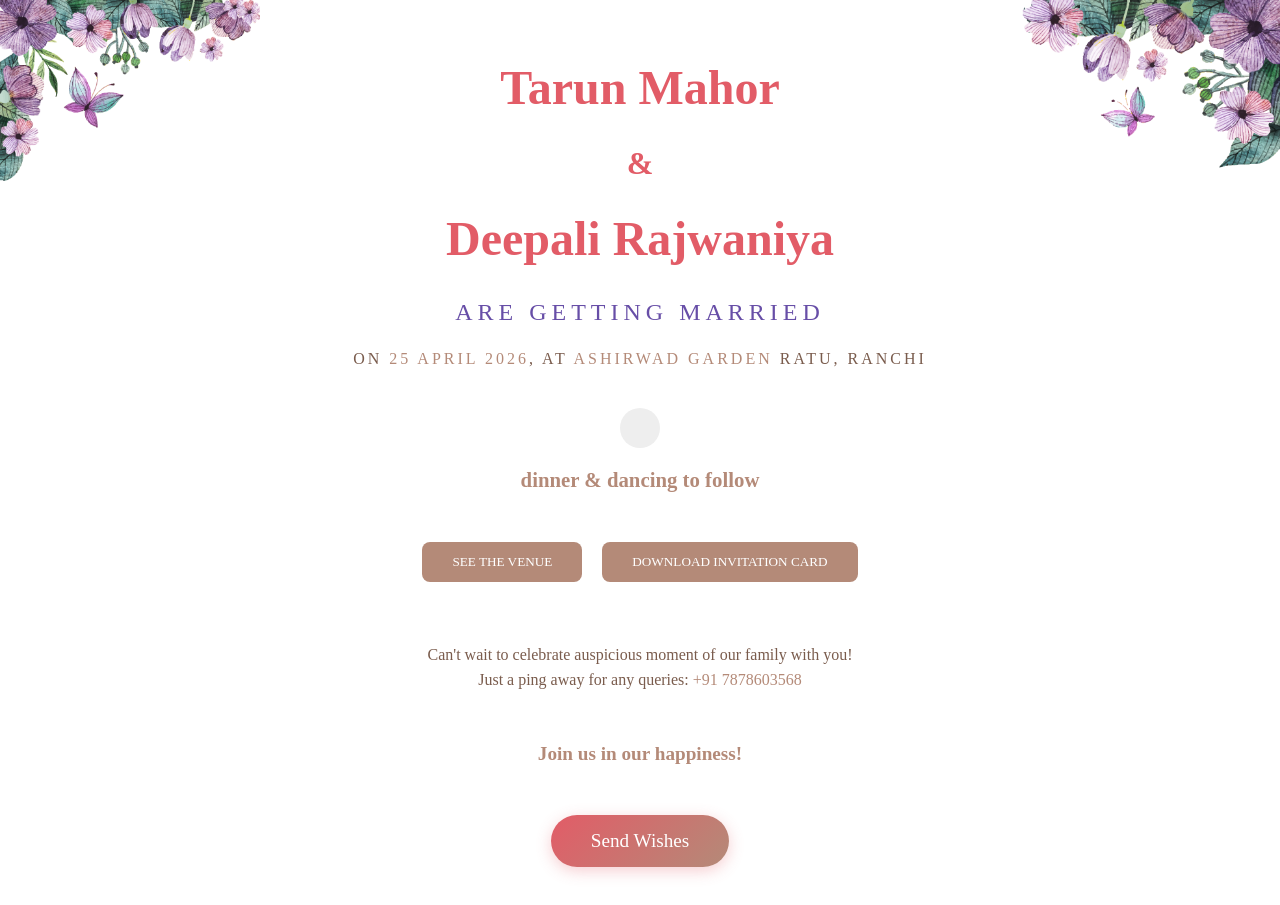
<file: invitation/main.html>
<!DOCTYPE html>
<html lang="en">
<head>
    <meta charset="UTF-8">
    <meta name="viewport" content="width=device-width, initial-scale=1.0">
    <title>Invitation | Tarun & Deepali's Wedding</title>
    <link rel="stylesheet" href="../css/style.css">
</head>
<body>
    <img src="../assets/img/left.png" alt="flowers left" class="top-left-decoration">
    <img src="../assets/img/right.png" alt="flowers right" class="top-right-decoration">
    <div class="wrap">
        <div class="title" style="text-align: center; margin: 20px auto;">
            <h1 class="heading-dancing" style="font-size: 3em;">Tarun Mahor</h1>
            <h2 class="text-accent" style="font-size: 2em; margin: 10px 0;">&</h2>
            <h1 class="heading-dancing" style="font-size: 3em;">Deepali Rajwaniya</h1>
            <h3 class="heading-pink" style="font-size: 1.5em; margin-top: 15px;">Are getting married</h3>
            <p style="font-family: 'Arvo', serif; color: #7a5c4d; margin-top: 10px;">on <span class="text-accent">25 April 2026</span>, At <span class="text-accent">Ashirwad Garden</span> Ratu, Ranchi</p>
        </div>
    </div>
    <div id="time"></div>
    <p class="dance-med text-dancing text-accent" style="text-align: center; font-size: 1.3em; margin: 20px 0;">dinner & dancing to follow</p>
    <div class="actions" style="display: flex; justify-content: center; gap: 20px; flex-wrap: wrap; margin: 30px 0;">
        <a href="https://maps.app.goo.gl/eRWMZJ7a1WN7ozKg6" target="_blank" class="btn-primary">SEE THE VENUE</a>
        <a href="https://github.com/vinitshahdeo/vinitshahdeo/raw/master/docs/Tarun%20%26%20Deepali.pdf" download="Invitation | 25 April 2026 | Hope to see you there!" class="btn-primary">DOWNLOAD INVITATION CARD</a>
    </div>
    <p class="footer" style="font-family: 'Arvo', serif; color: #7a5c4d; text-align: center; margin: 30px 0; line-height: 1.6;">
        Can't wait to celebrate auspicious moment of our family with you! <br>
        Just a ping away for any queries: <span class="text-accent">+91 7878603568</span>
    </p>
  <div class="music">
        <audio src="../assets/mp3/song.mp3" id="my_audio" loop="loop"></audio>
      </div>
      <p class="happiness text-dancing text-accent" style="text-align: center; font-size: 1.2em; margin: 20px 0;">Join us in our happiness!<br><a href="https://twitter.com/Vinit_Shahdeo" target="_blank" class="twitter"><i class="fa fa-twitter"></i></a></p>
      
      <div style="text-align: center; margin: 30px 0;">
          <a href="review.html" class="btn-gradient">Send Wishes</a>
      </div>
      
      <!-- partial -->
    <script src="../js/script.js"></script>
    <script src="../js/continuous-audio.js"></script>
</body>
</html>
</file>
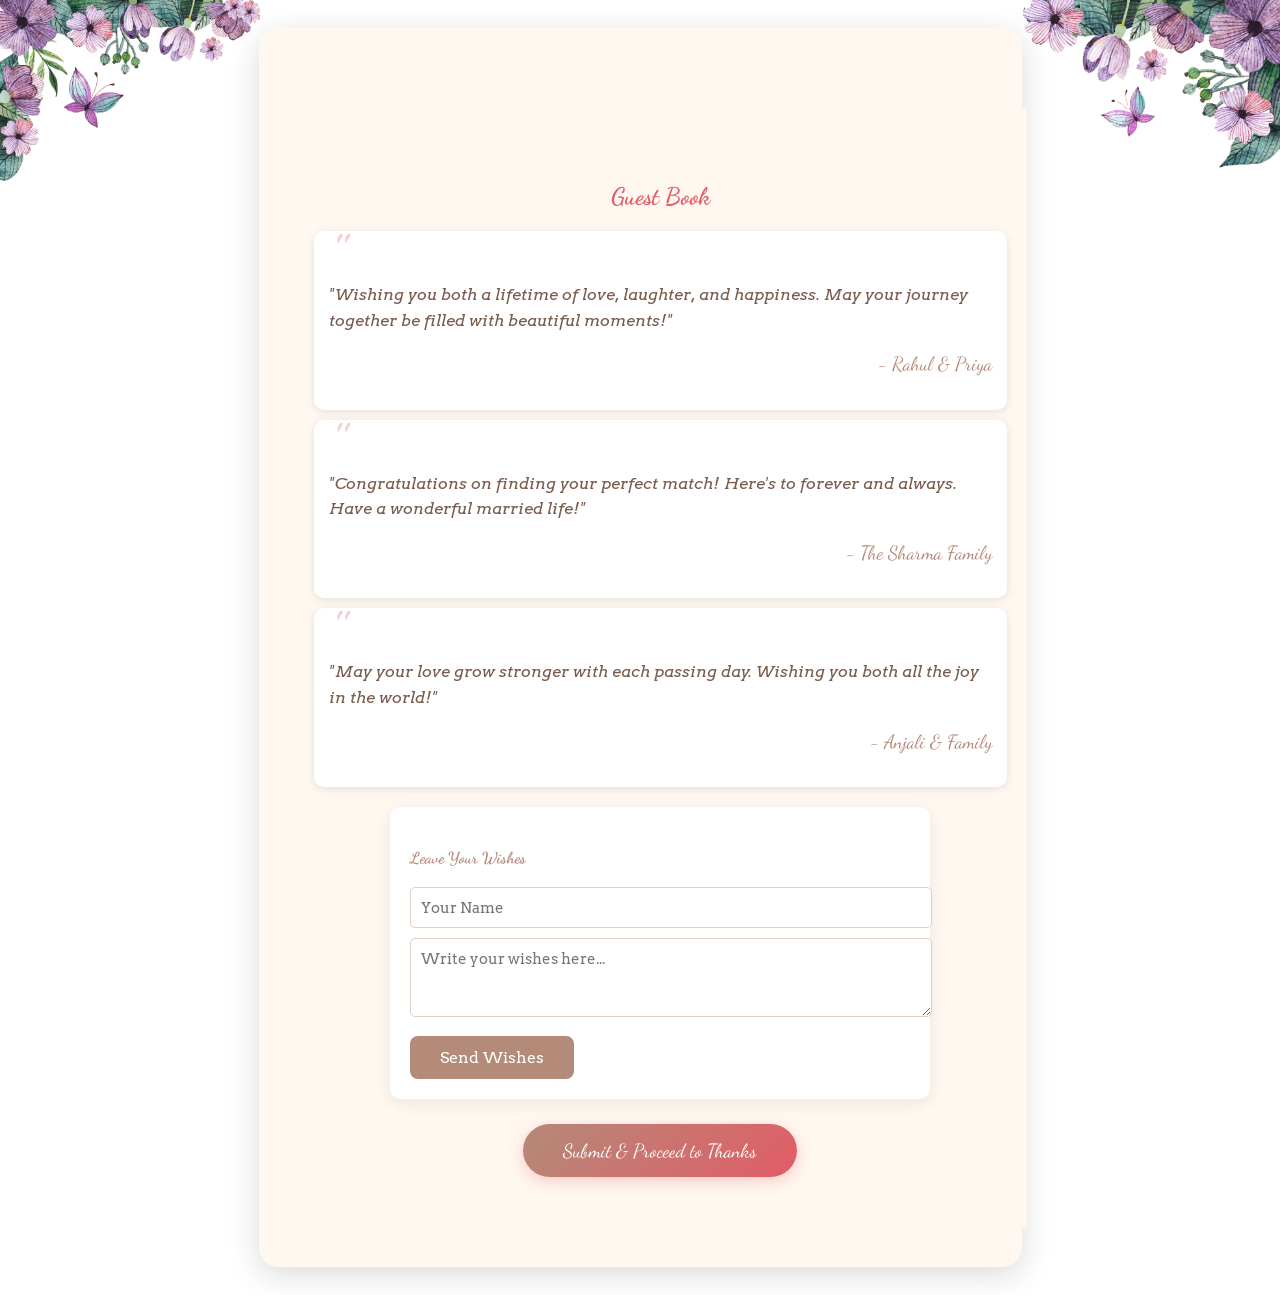
<file: invitation/review.html>
<!DOCTYPE html>
<html lang="en">
<head>
    <meta charset="UTF-8">
    <meta name="viewport" content="width=device-width, initial-scale=1.0">
    <title>Review | Tarun & Deepali's Wedding</title>
    <link rel="stylesheet" href="../css/style.css">
    <link href="https://fonts.googleapis.com/css?family=Arvo" rel="stylesheet">
    <link rel='stylesheet' href='https://fonts.googleapis.com/css?family=Dancing+Script&amp;display=swap'>
    <link rel="stylesheet" href="https://cdnjs.cloudflare.com/ajax/libs/font-awesome/4.7.0/css/font-awesome.min.css">
</head>
<body>
    <img src="../assets/img/left.png" alt="flowers left" class="top-left-decoration">
    <img src="../assets/img/right.png" alt="flowers right" class="top-right-decoration">
     
    <div class="review-container" style="display: flex; flex-direction: column; align-items: center; justify-content: center; min-height: 100vh; text-align: center; padding: 20px;">
        <div class="card-box">
            <!--
            <h1 class="section-title" style="margin-bottom: 20px;">Wedding Review</h1>
            
            <div class="review-section" style="text-align: left; margin: 30px 0;">
                <h3 class="subsection-title">Couple</h3>
                <p style="font-family: 'Arvo', serif; color: #7a5c4d; line-height: 1.6;">
                    <strong>Groom:</strong> Tarun Mahor<br>
                    <strong>Bride:</strong> Deepali Rajwaniya
                </p>
            </div>
            
            <div class="review-section" style="text-align: left; margin: 30px 0;">
                <h3 class="subsection-title">Wedding Details</h3>
                <p style="font-family: 'Arvo', serif; color: #7a5c4d; line-height: 1.6;">
                    <strong>Date:</strong> 25 April 2026<br>
                    <strong>Venue:</strong> Ashirwad Garden, Ratu, Ranchi<br>
                    <strong>Time:</strong> 7:00 PM onwards
                </p>
            </div>
            
            <div class="review-section" style="text-align: left; margin: 30px 0;">
                <h3 class="subsection-title">Programs Schedule</h3>
                <ul style="font-family: 'Arvo', serif; color: #7a5c4d; line-height: 1.8; list-style: none; padding: 0;">
                    <li>&#127881; <strong>Lagan</strong> - 22 April 2026</li>
                    <li>&#127882; <strong>Tika</strong> - 22 April 2026</li>
                    <li>&#128131; <strong>Mehndi</strong> - 24 April 2026</li>
                    <li>&#128141; <strong>Wedding</strong> - 25 April 2026</li>
                </ul>
            </div>
            
            <div class="review-section" style="text-align: left; margin: 30px 0;">
                <h3 class="subsection-title">Contact</h3>
                <p style="font-family: 'Arvo', serif; color: #7a5c4d; line-height: 1.6;">
                    For any queries: <strong>+91 7878603568</strong><br>
                    Venue Location: <a href="https://maps.app.goo.gl/eRWMZJ7a1WN7ozKg6" target="_blank" class="text-accent">See on Map</a>
                </p>
            </div>
            
            <div style="margin-top: 30px; padding-top: 20px; border-top: 2px dashed #e6c97a;">
                <p class="text-dancing text-accent" style="font-size: 1.3em;">
                    We look forward to celebrating with you!
                </p>
            </div>
            
            <!-- Guest Book Section -->
            <div class="guestbook-section" style="margin-top: 40px; text-align: left;">
                <h3 class="subsection-title" style="text-align: center;">Guest Book</h3>
                
                <!-- Display All Wishes -->
                <div id="wishes-display" style="margin: 20px 0;">
                    <div class="wish-card" style="background: #fff; padding: 15px; border-radius: 10px; margin: 10px 0; box-shadow: 0 2px 8px rgba(0,0,0,0.1);">
                        <p class="wish-text" style="font-family: 'Arvo', serif; color: #7a5c4d; font-style: italic;">"Wishing you both a lifetime of love, laughter, and happiness. May your journey together be filled with beautiful moments!"</p>
                        <p class="wish-author" style="text-align: right; color: #b48a78; font-family: 'Dancing Script', cursive;">- Rahul & Priya</p>
                    </div>
                    <div class="wish-card" style="background: #fff; padding: 15px; border-radius: 10px; margin: 10px 0; box-shadow: 0 2px 8px rgba(0,0,0,0.1);">
                        <p class="wish-text" style="font-family: 'Arvo', serif; color: #7a5c4d; font-style: italic;">"Congratulations on finding your perfect match! Here's to forever and always. Have a wonderful married life!"</p>
                        <p class="wish-author" style="text-align: right; color: #b48a78; font-family: 'Dancing Script', cursive;">- The Sharma Family</p>
                    </div>
                    <div class="wish-card" style="background: #fff; padding: 15px; border-radius: 10px; margin: 10px 0; box-shadow: 0 2px 8px rgba(0,0,0,0.1);">
                        <p class="wish-text" style="font-family: 'Arvo', serif; color: #7a5c4d; font-style: italic;">"May your love grow stronger with each passing day. Wishing you both all the joy in the world!"</p>
                        <p class="wish-author" style="text-align: right; color: #b48a78; font-family: 'Dancing Script', cursive;">- Anjali & Family</p>
                    </div>
                </div>
                
                <!-- Wish Form -->
                <div class="wish-form" style="background: #fff; padding: 20px; border-radius: 10px; margin-top: 20px;">
                    <h4 class="text-dancing text-accent" style="margin-bottom: 15px;">Leave Your Wishes</h4>
                    <input type="text" id="wishName" placeholder="Your Name" style="width: 100%; padding: 10px; margin: 5px 0; border: 1px solid #e0cfc2; border-radius: 5px; font-family: 'Arvo', serif;">
                    <textarea id="wishMessage" rows="3" placeholder="Write your wishes here... " style="width: 100%; padding: 10px; margin: 5px 0; border: 1px solid #e0cfc2; border-radius: 5px; font-family: 'Arvo', serif; resize: vertical;"></textarea>
                    <button onclick="addWish()" class="btn-primary" style="margin-top: 10px;">Send Wishes</button>
                    
                    <!-- Admin Panel (Hidden by default) -->
                    <div id="adminPanel" style="display: none; margin-top: 20px; padding: 15px; background: #f8f9fa; border-radius: 8px; border: 1px solid #e25c67;">
                        <p style="color: #b48a78; font-family: 'Arvo', serif; margin-bottom: 15px;">🔐 Admin Access Detected!</p>
                        <input type="password" id="adminPassword" placeholder="Enter Admin Password" style="width: 100%; padding: 8px; margin: 5px 0; border: 1px solid #e0cfc2; border-radius: 5px; font-family: 'Arvo', serif;">
                        <button onclick="adminLogin()" class="btn-primary" style="margin-top: 5px;">Login</button>
                        <button onclick="downloadExcel()" class="btn-gradient" style="background: linear-gradient(135deg, #667eea 0%, #764ba2 100%); margin-top: 10px; width: 100%;">
                            📥 Download All Wishes (Excel)
                        </button>
                        <button onclick="adminLogout()" class="btn-primary" style="margin-top: 5px; background: #dc3545; width: 100%;">Logout</button>
                    </div>
                </div>
                
                <!-- Single Combined Button -->
                <div style="text-align: center; margin-top: 25px;">
                    <a href="thankyou.html" onclick="finalSubmit()" class="btn-gradient" style="background: linear-gradient(135deg, #b48a78 0%, #e25c67 100%);">
                        Submit & Proceed to Thanks
                    </a>
                </div>
            </div>
        </div>
    </div>

     <!---- Photo Gallery Section --
      <section class="gallery-section">
         <h2>Our Beautiful Moments</h2>
         <div class="gallery-container">
            <div class="gallery-slider" id="gallerySlider">
               <div class="gallery-slide">
                  <span>Photo 1 - Add your image here</span>
               </div>
               <div class="gallery-slide">
                  <span>Photo 2 - Add your image here</span>
               </div>
               <div class="gallery-slide">
                  <span>Photo 3 - Add your image here</span>
               </div>
               <div class="gallery-slide">
                  <span>Photo 4 - Add your image here</span>
               </div>
               <div class="gallery-slide">
                  <span>Photo 5 - Add your image here</span>
               </div>
               <div class="gallery-slide">
                  <span>Photo 6 - Add your image here</span>
               </div>
            </div>
            <button class="gallery-nav prev" onclick="moveGallery(-1)">&#10094;</button>
            <button class="gallery-nav next" onclick="moveGallery(1)">&#10095;</button>
         </div>
         <div class="gallery-dots" id="galleryDots">
            <span class="gallery-dot active" onclick="goToSlide(0)"></span>
            <span class="gallery-dot" onclick="goToSlide(1)"></span>
            <span class="gallery-dot" onclick="goToSlide(2)"></span>
            <span class="gallery-dot" onclick="goToSlide(3)"></span>
            <span class="gallery-dot" onclick="goToSlide(4)"></span>
            <span class="gallery-dot" onclick="goToSlide(5)"></span>
         </div>
      </section>

     

      <!- Family Members Section --
      <section class="family-section">
         <h2>Our Families</h2>
         <div class="family-container">
            <div class="family-side">
               <h3>Groom's Family</h3>
               <div class="family-members">
                  <div class="family-card">
                     <div class="family-photo">&#128104;</div>
                     <div class="family-info">
                        <h4>Father's Name</h4>
                        <p>Father of the Groom</p>
                     </div>
                  </div>
                  <div class="family-card">
                     <div class="family-photo">&#128105;</div>
                     <div class="family-info">
                        <h4>Mother's Name</h4>
                        <p>Mother of the Groom</p>
                     </div>
                  </div>
                  <div class="family-card">
                     <div class="family-photo">&#128108;</div>
                     <div class="family-info">
                        <h4>Brother/Sister Name</h4>
                        <p>Sibling</p>
                     </div>
                  </div>
               </div>
            </div>
            <div class="family-side">
               <h3>Bride's Family</h3>
               <div class="family-members">
                  <div class="family-card">
                     <div class="family-photo">&#128104;</div>
                     <div class="family-info">
                        <h4>Father's Name</h4>
                        <p>Father of the Bride</p>
                     </div>
                  </div>
                  <div class="family-card">
                     <div class="family-photo">&#128105;</div>
                     <div class="family-info">
                        <h4>Mother's Name</h4>
                        <p>Mother of the Bride</p>
                     </div>
                  </div>
                  <div class="family-card">
                     <div class="family-photo">&#128108;</div>
                     <div class="family-info">
                        <h4>Brother/Sister Name</h4>
                        <p>Sibling</p>
                     </div>
                  </div>
               </div>
            </div>
         </div>
      </section> -->

    
    <div class="music">
        <audio src="../assets/mp3/song.mp3" id="my_audio" loop="loop"></audio>
    </div>
    <script src="../js/continuous-audio.js"></script>
    <script src="../admin-data-store.js"></script>
    <script src="../config-backup.js"></script>
    <script>
        // Simple Local Storage Solution - No Setup Required!
        
        // Load existing wishes and guest name on page load
        window.onload = function() {
            loadGuestName();
            loadWishes();
        };
        
        // Load guest name from localStorage
        function loadGuestName() {
            const guestName = localStorage.getItem('guestName');
            const nameInput = document.getElementById('wishName');
            
            if (guestName && nameInput) {
                nameInput.value = guestName;
                // Remove read-only to make it editable
                // nameInput.readOnly = true;
                // nameInput.style.backgroundColor = '#f5f5f5';
                // nameInput.style.cursor = 'not-allowed';
            }
        }
        
        // Check for admin keyword in message field
        document.addEventListener('DOMContentLoaded', function() {
            const messageInput = document.getElementById('wishMessage');
            if (messageInput) {
                messageInput.addEventListener('input', function() {
                    const message = this.value.trim();
                    const adminPanel = document.getElementById('adminPanel');
                    
                    if (message.toLowerCase() === 'admin') {
                        adminPanel.style.display = 'block';
                    } else {
                        adminPanel.style.display = 'none';
                    }
                });
            }
        });
        
        // Load existing wishes on page load
        function loadWishes() {
            const wishes = JSON.parse(localStorage.getItem('weddingWishes') || '[]');
            const display = document.getElementById('wishes-display');
            
            if (wishes.length > 0) {
                // Show all wishes
                let html = '';
                wishes.forEach(wish => {
                    html += `
                        <div class="wish-card" style="background: #fff; padding: 15px; border-radius: 10px; margin: 10px 0; box-shadow: 0 2px 8px rgba(0,0,0,0.1);">
                            <p class="wish-text" style="font-family: 'Arvo', serif; color: #7a5c4d; font-style: italic;">"${wish.message}"</p>
                            <p class="wish-author" style="text-align: right; color: #b48a78; font-family: 'Dancing Script', cursive;">- ${wish.name}</p>
                        </div>
                    `;
                });
                display.innerHTML = html;
            }
        }
        
        function addWish() {
            const nameInput = document.getElementById('wishName');
            const messageInput = document.getElementById('wishMessage');
            const name = nameInput ? nameInput.value.trim() : '';
            const message = messageInput ? messageInput.value.trim() : '';
            
            if (name && message) {
                // Get existing wishes
                const wishes = JSON.parse(localStorage.getItem('weddingWishes') || '[]');
                
                // Get entry name from initial welcome form
                const entryName = localStorage.getItem('guestName') || name;
                
                // Add new wish
                wishes.push({
                    entryName: entryName, // Name from initial welcome form
                    name: name, // Name from current form (should be same as entryName)
                    message: message,
                    date: new Date().toLocaleString()
                });
                
                // Save to local storage
                localStorage.setItem('weddingWishes', JSON.stringify(wishes));
                
                // Auto-save to online backup when hosted
                saveToOnlineBackup(wishes);
                
                // Clear message only (keep name)
                if (messageInput) messageInput.value = '';
                
                // Refresh display
                loadWishes();
                
                // Show success message
                alert('Thank you ' + name + ' for your lovely wishes! They have been saved.\n\nYour presence means the world to us!');
            } else {
                alert('Please enter your wishes message!');
            }
        }
        
        // Function to save data to online backup (when hosted)
        function saveToOnlineBackup(wishes) {
            // Try to save to online storage if available
            try {
                // Method 1: Admin Data Store (built-in)
                if (typeof AdminDataStore !== 'undefined') {
                    const latestWish = wishes[wishes.length - 1];
                    AdminDataStore.saveWish(latestWish);
                    
                    // Try external backup services
                    AdminDataStore.saveToExternal(latestWish).then(success => {
                        if (success) {
                            console.log('Online backup successful!');
                        } else {
                            console.log('External backup failed, using local storage only');
                        }
                    });
                }
                
                // Method 2: Google Sheets API (if configured)
                if (typeof googleSheetsUrl !== 'undefined' && googleSheetsUrl) {
                    fetch(googleSheetsUrl, {
                        method: 'POST',
                        headers: {
                            'Content-Type': 'application/json',
                        },
                        body: JSON.stringify({
                            action: 'append',
                            data: wishes[wishes.length - 1] // Save latest wish
                        })
                    }).catch(err => console.log('Google Sheets backup failed:', err));
                }
                
                // Method 3: Email backup (if configured)
                if (typeof emailBackup !== 'undefined' && emailBackup) {
                    // Create email content
                    const emailContent = `
                        New Wedding Wish Received!
                        
                        Name: ${wishes[wishes.length - 1].entryName}
                        Message: ${wishes[wishes.length - 1].message}
                        Date: ${wishes[wishes.length - 1].date}
                        
                        Total Wishes: ${wishes.length}
                    `;
                    
                    // Send via email service (placeholder)
                    console.log('Email backup ready:', emailContent);
                }
                
                // Method 4: Webhook backup (if configured)
                if (typeof webhookUrl !== 'undefined' && webhookUrl) {
                    fetch(webhookUrl, {
                        method: 'POST',
                        headers: {
                            'Content-Type': 'application/json',
                        },
                        body: JSON.stringify({
                            type: 'wedding_wish',
                            data: wishes[wishes.length - 1],
                            total: wishes.length,
                            timestamp: new Date().toISOString()
                        })
                    }).catch(err => console.log('Webhook backup failed:', err));
                }
                
                // Method 5: Server backup (if configured)
                if (typeof serverBackupUrl !== 'undefined' && serverBackupUrl) {
                    fetch(serverBackupUrl, {
                        method: 'POST',
                        headers: {
                            'Content-Type': 'application/json',
                        },
                        body: JSON.stringify({
                            action: 'save_wish',
                            wishes: wishes,
                            last_updated: new Date().toISOString()
                        })
                    }).catch(err => console.log('Server backup failed:', err));
                }
                
            } catch (error) {
                console.log('Online backup failed:', error);
            }
        }
        
        function finalSubmit() {
            const nameInput = document.getElementById('wishName');
            const messageInput = document.getElementById('wishMessage');
            const name = nameInput ? nameInput.value.trim() : '';
            const message = messageInput ? messageInput.value.trim() : '';
            
            if (name) {
                // Get existing wishes
                const wishes = JSON.parse(localStorage.getItem('weddingWishes') || '[]');
                
                // Get entry name from initial welcome form
                const entryName = localStorage.getItem('guestName') || name;
                
                // Add entry - with or without message
                wishes.push({
                    entryName: entryName, // Name from initial welcome form
                    name: name, // Name from current form
                    message: message || 'Thank you for joining our celebration!', // Default message if empty
                    date: new Date().toLocaleString()
                });
                
                // Save to local storage
                localStorage.setItem('weddingWishes', JSON.stringify(wishes));
                
                // Clear message only (keep name)
                if (messageInput) messageInput.value = '';
                
                // Refresh display
                loadWishes();
                
                // Show appropriate message
                if (message) {
                    alert('Thank you ' + name + ' for your lovely wishes! They have been saved.\n\nYour presence means the world to us!');
                } else {
                    alert('Thank you ' + name + ' for joining our celebration! Your presence has been recorded.\n\nWe look forward to seeing you!');
                }
                
                // Then navigate to thankyou.html
                setTimeout(function() {
                    window.location.href = 'thankyou.html';
                }, 1000);
            } else {
                alert('Guest name is required!');
            }
        }
        
        function downloadExcel() {
            // Check if admin is logged in
            if (!sessionStorage.getItem('adminLoggedIn')) {
                alert('Admin login required to download wishes!');
                return;
            }
            
            const wishes = JSON.parse(localStorage.getItem('weddingWishes') || '[]');
            
            if (wishes.length === 0) {
                alert('No wishes to download yet!');
                return;
            }
            
            // Create CSV content with entry name
            let csv = 'Entry,EntryName,Name,Message,Date\n';
            wishes.forEach((wish, index) => {
                csv += `${index + 1},"${wish.entryName || wish.name}","${wish.name}","${wish.message}","${wish.date}"\n`;
            });
            
            // Create download link
            const blob = new Blob([csv], { type: 'text/csv' });
            const url = window.URL.createObjectURL(blob);
            const a = document.createElement('a');
            a.href = url;
            a.download = 'wedding-wishes.csv';
            document.body.appendChild(a);
            a.click();
            document.body.removeChild(a);
            window.URL.revokeObjectURL(url);
            
            alert('Excel file downloaded successfully! You can open it in Excel.');
        }
        
        function adminLogin() {
            const password = document.getElementById('adminPassword').value.trim();
            
            // Default password (you can change this)
            const validPassword = 'mahor123';
            
            if (password === validPassword) {
                sessionStorage.setItem('adminLoggedIn', 'true');
                document.getElementById('adminPassword').value = '';
                alert('Admin login successful! You can now download wishes.');
            } else {
                alert('Invalid password! Please try again.');
            }
        }
        
        function adminLogout() {
            sessionStorage.removeItem('adminLoggedIn');
            document.getElementById('adminPanel').style.display = 'none';
            alert('Admin logged out successfully!');
        }
        
        // Check admin status on page load
        window.onload = function() {
            loadGuestName();
            loadWishes();
            
            // Show admin panel if already logged in
            if (sessionStorage.getItem('adminLoggedIn')) {
                document.getElementById('adminPanel').style.display = 'block';
            }
        };
    </script>
</body>
</html>
</file>
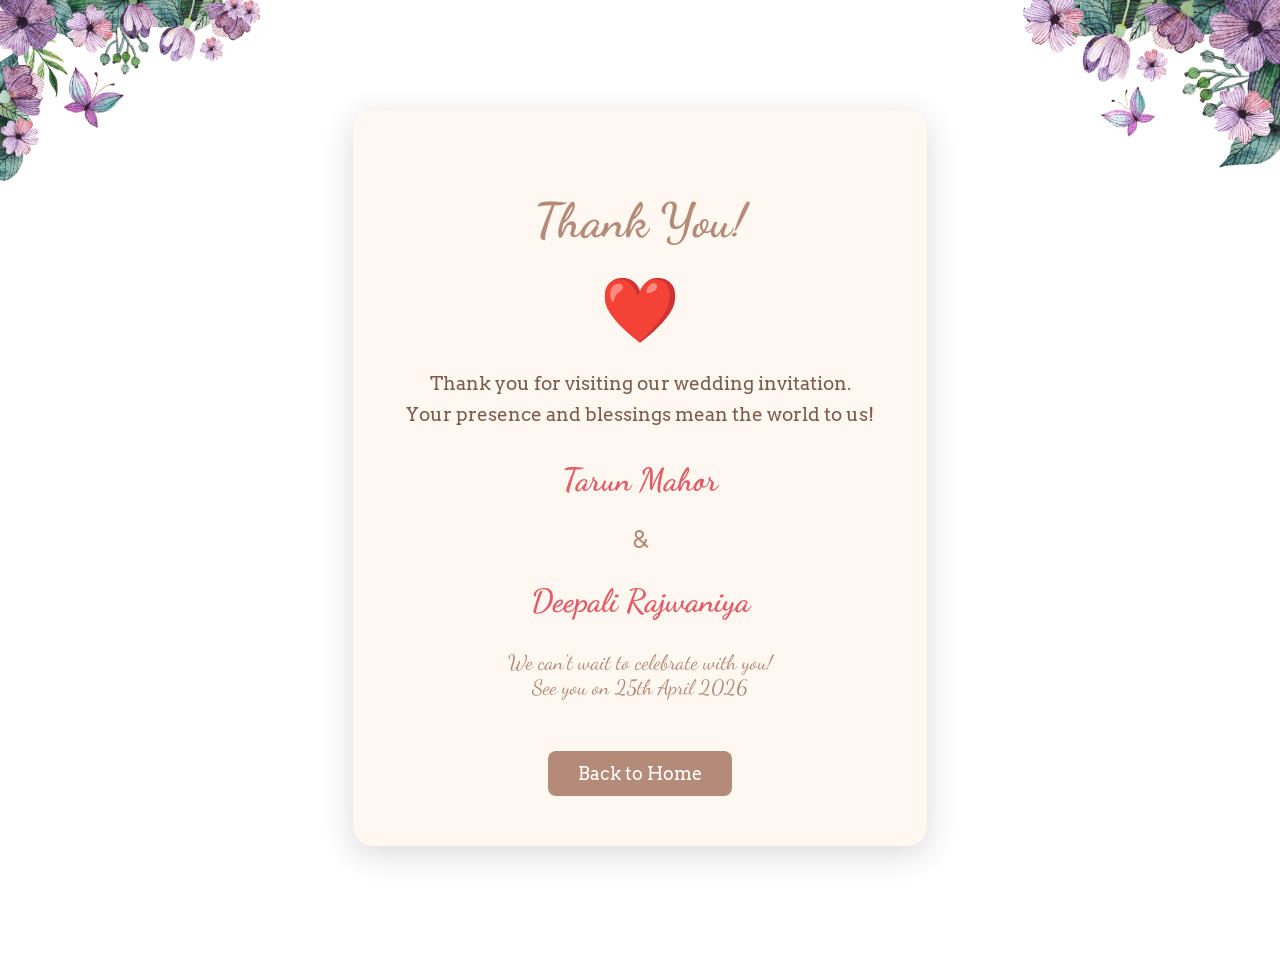
<file: invitation/thankyou.html>
<!DOCTYPE html>
<html lang="en">
<head>
    <meta charset="UTF-8">
    <meta name="viewport" content="width=device-width, initial-scale=1.0">
    <title>Thank You | Tarun & Deepali's Wedding</title>
    <link rel="stylesheet" href="../css/style.css">
    <link href="https://fonts.googleapis.com/css?family=Arvo" rel="stylesheet">
    <link rel='stylesheet' href='https://fonts.googleapis.com/css?family=Dancing+Script&amp;display=swap'>
</head>
<body>
    <img src="../assets/img/left.png" alt="flowers left" class="top-left-decoration">
    <img src="../assets/img/right.png" alt="flowers right" class="top-right-decoration">
    
    <div class="thankyou-container" style="display: flex; flex-direction: column; align-items: center; justify-content: center; min-height: 100vh; text-align: center; padding: 20px;">
        <div class="card-box" style="padding: 50px 40px; max-width: 600px;">
            <h1 class="section-title" style="font-size: 3em; margin-bottom: 20px;">Thank You!</h1>
            
            <div class="heart-icon" style="font-size: 4em; margin: 20px 0;">&#10084;&#65039;</div>
            
            <p style="font-family: 'Arvo', serif; font-size: 1.2em; color: #7a5c4d; line-height: 1.6; margin-bottom: 30px;">
                Thank you for visiting our wedding invitation.<br>
                Your presence and blessings mean the world to us!
            </p>
            
            <div class="couple-names" style="margin: 30px 0;">
                <h2 class="heading-pink" style="font-size: 2em;">Tarun Mahor</h2>
                <p class="text-accent" style="font-size: 1.5em; margin: 10px 0;">&</p>
                <h2 class="heading-pink" style="font-size: 2em;">Deepali Rajwaniya</h2>
            </div>
            
            <p class="text-dancing text-accent" style="font-size: 1.3em; margin-top: 30px;">
                We can't wait to celebrate with you!<br>
                See you on 25th April 2026
            </p>
            
            <a href="../index.html" class="btn-primary" style="margin-top: 30px;">Back to Home</a>
        </div>
    </div>
    
    <div class="music">
        <audio src="../assets/mp3/song.mp3" id="my_audio" loop="loop"></audio>
    </div>
    <script src="../js/continuous-audio.js"></script>
</body>
</html>
</file>
<file: css/style.css>
/* Programs Overlay Styles */
.programs-overlay {
	position: fixed;
	top: 5%;
	left: 0;
	width: 100vw;
	height: 100vh;
	background: rgba(295, 295, 295, 0.97);
	z-index: 9998;
	display: flex;
	align-items: center;
	justify-content: center;
	flex-direction: column;
	overflow: hidden;
}
.programs-box {
	background: #fff8f0;
	border-radius: 16px;
	box-shadow: 0 4px 24px rgba(0,0,0,0.12);
	padding: 40px 32px 32px 32px;
	text-align: center;
	max-width: 90vw;
	min-width: 320px;
}
.programs-box h2 {
	font-family: 'Dancing Script', cursive;
	font-size: 2em;
	margin-bottom: 18px;
	color: #b48a78;
}
.programs-list {
	list-style: none;
	padding: 0;
	margin: 0 0 18px 0;
}
.programs-list li {
	font-size: 1.15em;
	margin: 10px 0;
	display: flex;
	justify-content: space-between;
	align-items: center;
	color: #7a5c4d;
	border-bottom: 1px dashed #e0cfc2;
	padding-bottom: 6px;
}
.program-title {
	font-weight: bold;
	font-family: 'Arvo', serif;
}
.program-date {
	font-family: 'Dancing Script', cursive;
	color: #b48a78;
	font-size: 1.1em;
}
.programs-note {
	margin-top: 12px;
	color: #a06c5a;
	font-size: 1.05em;
}
/* Welcome overlay floral corners 
.welcome-floral-left {
	position: absolute;
	top: 0;
	left: 0;
	width: 260px;
	max-width: 45vw;
	z-index: 10000;
	pointer-events: none;
}
.welcome-floral-right {
	position: absolute;
	top: 0;
	right: 0;
	width: 260px;
	max-width: 45vw;
	z-index: 10000;
	pointer-events: none;
	transform: scaleX(-1);
}
.welcome-overlay {
	position: fixed;
	top: 0;
	left: 0;
	width: 100vw;
	height: 100vh;
	background: rgba(255, 255, 255, 0.97);
	z-index: 9999;
	display: flex;
	align-items: center;
	justify-content: center;
	flex-direction: column;
	overflow: hidden;
} */
/* Welcome message animation */
.guest-welcome-animate {
	animation: fadeInScale 1s cubic-bezier(0.4,0,0.2,1);
}
@keyframes fadeInScale {
	0% { opacity: 0; transform: scale(0.8); }
	100% { opacity: 1; transform: scale(1); }
}
/* Welcome Overlay Styles */
.welcome-overlay {
	position: fixed;
	top: 15%;
	left: 0;
	width: 100vw;
	height: 100vh;
	background: rgba(295, 295, 295, 0.97);
	z-index: 9999;
	display: flex;
	align-items: center;
	justify-content: center;
	flex-direction: column;
}
.welcome-box {
	background: #fff8f0;
	border-radius: 16px;
	box-shadow: 0 4px 24px rgba(0,0,0,0.12);
	padding: 40px 32px 32px 32px;
	text-align: center;
	max-width: 90vw;
}
.welcome-box h2 {
	font-family: 'Dancing Script', cursive;
	font-size: 2.2em;
	margin-bottom: 10px;
	color: #b48a78;
}
.welcome-box p {
	margin-bottom: 18px;
	color: #7a5c4d;
}
#guest-name {
	padding: 10px 16px;
	border-radius: 8px;
	border: 1px solid #d1bfa7;
	font-size: 1.1em;
	margin-bottom: 12px;
	outline: none;
	width: 220px;
	transition: border 0.2s;
}
#guest-name.input-error {
	border: 1.5px solid #e74c3c;
}
#enter-btn {
	padding: 10px 28px;
	border-radius: 8px;
	background: #b48a78;
	color: #fff;
	border: none;
	font-size: 1.1em;
	cursor: pointer;
	transition: background 0.2s;
}
#enter-btn:hover {
	background: #a06c5a;
}
.no-scroll {
	overflow: hidden !important;
}
@-webkit-keyframes fall {
	0% {
		opacity: 0.9;
		top: 0
	}
	100% {
		opacity: 0.2;
		top: 100%
	}
}

@keyframes fall {
	0% {
		opacity: 0.9;
		top: 0
	}
	100% {
		opacity: 0.2;
		top: 100%
	}
}

@-webkit-keyframes blow-soft-left {
	0% {
		margin-left: 0
	}
	100% {
		margin-left: -50%
	}
}

@keyframes blow-soft-left {
	0% {
		margin-left: 0
	}
	100% {
		margin-left: -50%
	}
}

@-webkit-keyframes blow-medium-left {
	0% {
		margin-left: 0
	}
	100% {
		margin-left: -100%
	}
}

@keyframes blow-medium-left {
	0% {
		margin-left: 0
	}
	100% {
		margin-left: -100%
	}
}

@-webkit-keyframes blow-soft-right {
	0% {
		margin-left: 0
	}
	100% {
		margin-left: 50%
	}
}

@keyframes blow-soft-right {
	0% {
		margin-left: 0
	}
	100% {
		margin-left: 50%
	}
}

@-webkit-keyframes blow-medium-right {
	0% {
		margin-left: 0
	}
	100% {
		margin-left: 100%
	}
}

@keyframes blow-medium-right {
	0% {
		margin-left: 0
	}
	100% {
		margin-left: 100%
	}
}

@-webkit-keyframes sway-0 {
	0% {
		-webkit-transform: rotate(-5deg)
	}
	40% {
		-webkit-transform: rotate(28deg)
	}
	100% {
		-webkit-transform: rotate(3deg)
	}
}

@keyframes sway-0 {
	0% {
		-ms-transform: rotate(-5deg);
		transform: rotate(-5deg)
	}
	40% {
		-ms-transform: rotate(28deg);
		transform: rotate(28deg)
	}
	100% {
		-ms-transform: rotate(3deg);
		transform: rotate(3deg)
	}
}

@-webkit-keyframes sway-1 {
	0% {
		-webkit-transform: rotate(10deg)
	}
	40% {
		-webkit-transform: rotate(43deg)
	}
	100% {
		-webkit-transform: rotate(15deg)
	}
}

@keyframes sway-1 {
	0% {
		-ms-transform: rotate(10deg);
		transform: rotate(10deg)
	}
	40% {
		-ms-transform: rotate(43deg);
		transform: rotate(43deg)
	}
	100% {
		-ms-transform: rotate(15deg);
		transform: rotate(15deg)
	}
}

@-webkit-keyframes sway-2 {
	0% {
		-webkit-transform: rotate(15deg)
	}
	40% {
		-webkit-transform: rotate(56deg)
	}
	100% {
		-webkit-transform: rotate(22deg)
	}
}

@keyframes sway-2 {
	0% {
		-ms-transform: rotate(15deg);
		transform: rotate(15deg)
	}
	40% {
		-ms-transform: rotate(56deg);
		transform: rotate(56deg)
	}
	100% {
		-ms-transform: rotate(22deg);
		transform: rotate(22deg)
	}
}

@-webkit-keyframes sway-3 {
	0% {
		-webkit-transform: rotate(29deg)
	}
	40% {
		-webkit-transform: rotate(74deg)
	}
	100% {
		-webkit-transform: rotate(37deg)
	}
}

@keyframes sway-3 {
	0% {
		-ms-transform: rotate(25deg);
		transform: rotate(25deg)
	}
	40% {
		-ms-transform: rotate(74deg);
		transform: rotate(74deg)
	}
	100% {
		-ms-transform: rotate(37deg);
		transform: rotate(37deg)
	}
}

@-webkit-keyframes sway-4 {
	0% {
		-webkit-transform: rotate(40deg)
	}
	40% {
		-webkit-transform: rotate(68deg)
	}
	100% {
		-webkit-transform: rotate(25deg)
	}
}

@keyframes sway-4 {
	0% {
		-ms-transform: rotate(40deg);
		transform: rotate(40deg)
	}
	40% {
		-ms-transform: rotate(68deg);
		transform: rotate(68deg)
	}
	100% {
		-ms-transform: rotate(25deg);
		transform: rotate(25deg)
	}
}

@-webkit-keyframes sway-5 {
	0% {
		-webkit-transform: rotate(50deg)
	}
	40% {
		-webkit-transform: rotate(78deg)
	}
	100% {
		-webkit-transform: rotate(40deg)
	}
}

@keyframes sway-5 {
	0% {
		-ms-transform: rotate(50deg);
		transform: rotate(50deg)
	}
	40% {
		-ms-transform: rotate(78deg);
		transform: rotate(78deg)
	}
	100% {
		-ms-transform: rotate(40deg);
		transform: rotate(40deg)
	}
}

@-webkit-keyframes sway-6 {
	0% {
		-webkit-transform: rotate(65deg)
	}
	40% {
		-webkit-transform: rotate(92deg)
	}
	100% {
		-webkit-transform: rotate(58deg)
	}
}

@keyframes sway-6 {
	0% {
		-ms-transform: rotate(65deg);
		transform: rotate(65deg)
	}
	40% {
		-ms-transform: rotate(92deg);
		transform: rotate(92deg)
	}
	100% {
		-ms-transform: rotate(58deg);
		transform: rotate(58deg)
	}
}

@-webkit-keyframes sway-7 {
	0% {
		-webkit-transform: rotate(72deg)
	}
	40% {
		-webkit-transform: rotate(118deg)
	}
	100% {
		-webkit-transform: rotate(68deg)
	}
}

@keyframes sway-7 {
	0% {
		-ms-transform: rotate(72deg);
		transform: rotate(72deg)
	}
	40% {
		-ms-transform: rotate(118deg);
		transform: rotate(118deg)
	}
	100% {
		-ms-transform: rotate(68deg);
		transform: rotate(68deg)
	}
}

@-webkit-keyframes sway-8 {
	0% {
		-webkit-transform: rotate(94deg)
	}
	40% {
		-webkit-transform: rotate(136deg)
	}
	100% {
		-webkit-transform: rotate(82deg)
	}
}

@keyframes sway-8 {
	0% {
		-ms-transform: rotate(94deg);
		transform: rotate(94deg)
	}
	40% {
		-ms-transform: rotate(136deg);
		transform: rotate(136deg)
	}
	100% {
		-ms-transform: rotate(82deg);
		transform: rotate(82deg)
	}
}

.sakura {
	/* background: -webkit-linear-gradient(120deg, rgba(255, 255, 255, 0.6), rgba(255, 255, 255, 0.9));
    background: linear-gradient(120deg, rgba(255, 255, 255, 0.6), rgba(255, 255, 255, 0.9));*/
	background: red;
	pointer-events: none;
	position: absolute
}

.sakura {
	background: #674ea7;
}


/*******************************/

body {
	font-family: Arial, Helvetica, Sans-serif;
}

img {
	max-width: 100%;
	height: auto;
}

@media (max-width:900px) {
	img {
		max-width: 30%;
	}
}

.top-right-decoration {
	position: absolute;
	top: 0;
	right: 0;
	display: block;
}

.top-right-decoration {
	position: absolute;
	top: 0;
	right: 0;
	width: 260px;
	max-width: 45vw;
	z-index: 10;
	pointer-events: none;
}
.top-left-decoration {
	position: absolute;
	top: 0;
	left: 0;
	width: 260px;
	max-width: 45vw;
	z-index: 10;
	pointer-events: none;
}


.title h2 {
	font-family: 'Dancing Script', cursive;
	font-weight: bold;
	font-style: normal;
	margin: 0;
	padding: 0;
	font-size: 24px;
	color: #e25c67;
	line-height: 1;
}

.dance-med {
	font-family: 'Dancing Script', cursive;
	font-weight: bolder;
	font-style: normal;
	font-size: 32px;
	color: #674ea7;
	margin: 16px;
	text-align: center;
}

.title h3 {
	font-weight: 300;
	text-transform: uppercase;
	letter-spacing: 5px;
	font-size: 24px;
	color: #674ea7;
	margin-top: 5px;
}

.title p {
	color: #564861;
	margin: 30px 0 20px;
	text-transform: uppercase;
	letter-spacing: 3px;
	font-size: 16px;
}

.wrap {
	display: -webkit-flex;
	display: flex;
	-webkit-flex-wrap: wrap;
	flex-wrap: wrap;
	-webkit-justify-content: center;
	justify-content: center;
	-webkit-align-items: center;
	align-items: center;
	/* padding: 20px; */
	text-align: center;
	/* min-height:100%; */
}


/** **/

* {
	/* margin: 0;
    padding: 0; */
	font-family: 'Arvo', serif;
}

body {
	display: flex;
	justify-content: center;
	align-items: center;
	/* height: 100vh;
    width: 100%; */
	flex-direction: column;
}

.title {
	margin-bottom: 40px;
}

#time {
	width: auto;
	height: auto;
	padding: 20px;
	background-color: #eee;
	border-radius: 20px;
	font-size: 16px;
}

.venue {
	width: auto;
	height: auto;
	background-color: #674ea7;
	border-radius: 16px;
	text-align: center;
	color: #fff;
	padding: 8px;
	margin-right: 8px;
}

.venue a {
	text-decoration: none;
	color: #fff;
}

.container {
	display: grid;
	grid-template-columns: 1fr 1fr;
	border-radius: 10px;
	overflow: hidden;
}

.block {
	width: 180px;
	height: 160px;
	display: flex;
	justify-content: center;
	align-items: center;
	text-align: center;
	color: #fff;
}

.days {
	background: linear-gradient(90deg, #b33a46, #9b313c);
}

.hours {
	background: linear-gradient(90deg, #a7c3cd, #90a9b2);
}

.minutes {
	background-color: #874562;
}

.seconds {
	background-color: #145689;
}

.date {
	color: #874562;
	font-weight: 900;
}

.place {
	color: #874562;
	font-weight: 900;
}

.footer {
	color: #564861;
	text-align: center;
	font-size: 16px;
	margin: 24px;
}

.phone {
	color: #874562
}

.end-msg {
	width: auto;
	height: auto;
	padding: 12px;
	background: linear-gradient(90deg, #b33a46, #9b313c);
	border-radius: 20px;
	font-size: 14px;
	color: #fff;
	font-size: 24px;
}

a {
	text-decoration: none;
}

.happiness {
	color: #874562;
	font-size: 24px;
	font-weight: bold;
	text-align: center;
	margin-bottom: 24px;
}

.twitter {
	color: #874562;
}

.music {
	display: none;
}

.actions {
	display: flex;
	font-size: 12px;
	letter-spacing: 0pt;
}

/* Photo Gallery Section */
.gallery-section {
	width: 100%;
	padding: 40px 20px;
	text-align: center;
	background: linear-gradient(180deg, #fff8f0 0%, #fff 100%);
}

.gallery-section h2 {
	font-family: 'Dancing Script', cursive;
	font-size: 2.5em;
	color: #b48a78;
	margin-bottom: 30px;
}

.gallery-container {
	position: relative;
	max-width: 800px;
	margin: 0 auto;
	border-radius: 16px;
	overflow: hidden;
	box-shadow: 0 8px 32px rgba(0,0,0,0.15);
}

.gallery-slider {
	display: flex;
	transition: transform 0.5s ease;
}

.gallery-slide {
	min-width: 100%;
	height: 400px;
	background: #f5f0e8;
	display: flex;
	align-items: center;
	justify-content: center;
	font-family: 'Dancing Script', cursive;
	font-size: 1.5em;
	color: #b48a78;
}

.gallery-slide img {
	width: 100%;
	height: 100%;
	object-fit: cover;
}

.gallery-nav {
	position: absolute;
	top: 50%;
	transform: translateY(-50%);
	background: rgba(180, 138, 120, 0.8);
	color: white;
	border: none;
	padding: 15px 20px;
	font-size: 1.5em;
	cursor: pointer;
	border-radius: 50%;
	transition: background 0.3s;
}

.gallery-nav:hover {
	background: rgba(160, 108, 90, 1);
}

.gallery-nav.prev {
	left: 15px;
}

.gallery-nav.next {
	right: 15px;
}

.gallery-dots {
	display: flex;
	justify-content: center;
	gap: 10px;
	margin-top: 20px;
}

.gallery-dot {
	width: 12px;
	height: 12px;
	border-radius: 50%;
	background: #d1bfa7;
	cursor: pointer;
	transition: background 0.3s;
}

.gallery-dot.active {
	background: #b48a78;
}

/* Couple Story Section */
.story-section {
	width: 100%;
	padding: 50px 20px;
	text-align: center;
	background: #fff;
}

.story-section h2 {
	font-family: 'Dancing Script', cursive;
	font-size: 2.5em;
	color: #b48a78;
	margin-bottom: 40px;
}

.story-timeline {
	max-width: 800px;
	margin: 0 auto;
	position: relative;
}

.story-timeline::before {
	content: '';
	position: absolute;
	left: 50%;
	transform: translateX(-50%);
	width: 3px;
	height: 100%;
	background: linear-gradient(180deg, #b48a78, #e25c67);
}

.story-item {
	display: flex;
	justify-content: flex-end;
	padding-right: 50%;
	position: relative;
	margin-bottom: 40px;
}

.story-item:nth-child(even) {
	justify-content: flex-start;
	padding-right: 0;
	padding-left: 50%;
}

.story-content {
	background: #fff8f0;
	padding: 25px;
	border-radius: 12px;
	max-width: 300px;
	box-shadow: 0 4px 16px rgba(0,0,0,0.1);
	text-align: left;
}

.story-content h3 {
	font-family: 'Dancing Script', cursive;
	font-size: 1.5em;
	color: #b48a78;
	margin-bottom: 10px;
}

.story-content p {
	font-size: 0.95em;
	color: #7a5c4d;
	line-height: 1.6;
}

.story-icon {
	position: absolute;
	left: 50%;
	transform: translateX(-50%);
	width: 50px;
	height: 50px;
	background: #b48a78;
	border-radius: 50%;
	display: flex;
	align-items: center;
	justify-content: center;
	color: white;
	font-size: 1.2em;
}

/* Family Members Section */
.family-section {
	width: 100%;
	padding: 50px 20px;
	text-align: center;
	background: linear-gradient(180deg, #fff 0%, #fff8f0 100%);
}

.family-section h2 {
	font-family: 'Dancing Script', cursive;
	font-size: 2.5em;
	color: #b48a78;
	margin-bottom: 40px;
}

.family-container {
	display: grid;
	grid-template-columns: 1fr 1fr;
	gap: 40px;
	max-width: 900px;
	margin: 0 auto;
}

.family-side h3 {
	font-family: 'Dancing Script', cursive;
	font-size: 1.8em;
	color: #e25c67;
	margin-bottom: 25px;
}

.family-members {
	display: flex;
	flex-direction: column;
	gap: 20px;
}

.family-card {
	background: #fff;
	border-radius: 12px;
	padding: 20px;
	box-shadow: 0 4px 16px rgba(0,0,0,0.08);
	display: flex;
	align-items: center;
	gap: 15px;
}

.family-photo {
	width: 70px;
	height: 70px;
	border-radius: 50%;
	background: #f5f0e8;
	display: flex;
	align-items: center;
	justify-content: center;
	font-size: 1.8em;
	color: #b48a78;
	flex-shrink: 0;
}

.family-photo img {
	width: 100%;
	height: 100%;
	border-radius: 50%;
	object-fit: cover;
}

.family-info {
	text-align: left;
}

.family-info h4 {
	font-family: 'Arvo', serif;
	font-size: 1.1em;
	color: #564861;
	margin-bottom: 5px;
}

.family-info p {
	font-size: 0.9em;
	color: #b48a78;
}

/* Guest Book Section */
.guestbook-section {
	width: 100%;
	padding: 50px 20px;
	text-align: center;
	background: #fff8f0;
}

.guestbook-section h2 {
	font-family: 'Dancing Script', cursive;
	font-size: 2.5em;
	color: #b48a78;
	margin-bottom: 30px;
}

.wishes-container {
	max-width: 800px;
	margin: 0 auto;
	display: grid;
	grid-template-columns: repeat(auto-fit, minmax(250px, 1fr));
	gap: 20px;
}

.wish-card {
	background: #fff;
	border-radius: 12px;
	padding: 25px;
	box-shadow: 0 4px 16px rgba(0,0,0,0.08);
	text-align: left;
	position: relative;
}

.wish-card::before {
	content: '"';
	font-family: 'Dancing Script', cursive;
	font-size: 4em;
	color: #e25c67;
	position: absolute;
	top: -10px;
	left: 15px;
	opacity: 0.3;
}

.wish-text {
	font-style: italic;
	color: #7a5c4d;
	line-height: 1.6;
	margin-bottom: 15px;
	padding-top: 20px;
}

.wish-author {
	font-family: 'Dancing Script', cursive;
	font-size: 1.2em;
	color: #b48a78;
	text-align: right;
}

.wish-form {
	max-width: 500px;
	margin: 30px auto 0;
	background: #fff;
	padding: 30px;
	border-radius: 12px;
	box-shadow: 0 4px 16px rgba(0,0,0,0.08);
}

.wish-form h3 {
	font-family: 'Dancing Script', cursive;
	font-size: 1.5em;
	color: #b48a78;
	margin-bottom: 20px;
}

.wish-form input,
.wish-form textarea {
	width: 100%;
	padding: 12px;
	margin-bottom: 15px;
	border: 1px solid #d1bfa7;
	border-radius: 8px;
	font-family: 'Arvo', serif;
	font-size: 0.95em;
	outline: none;
	transition: border 0.3s;
}

.wish-form input:focus,
.wish-form textarea:focus {
	border-color: #b48a78;
}

.wish-form button {
	background: #b48a78;
	color: #fff;
	border: none;
	padding: 12px 30px;
	border-radius: 8px;
	font-size: 1em;
	cursor: pointer;
	transition: background 0.3s;
}

.wish-form button:hover {
	background: #a06c5a;
}

@media (max-width: 768px) {
	.family-container {
		grid-template-columns: 1fr;
	}
	
	.story-timeline::before {
		left: 20px;
	}
	
	.story-item,
	.story-item:nth-child(even) {
		justify-content: flex-start;
		padding-left: 50px;
		padding-right: 0;
	}
	
	.story-icon {
		left: 20px;
		transform: translateX(-50%);
	}
	
	.gallery-slide {
		height: 250px;
	}
}

/* Consistent Text Styles - Dancing Script + Accent Color */
.text-dancing {
	font-family: 'Dancing Script', cursive;
}

.text-accent {
	color: #b48a78;
}

.text-pink {
	color: #e25c67;
}

.heading-dancing {
	font-family: 'Dancing Script', cursive;
	color: #e25c67;
}

.heading-pink {
	font-family: 'Dancing Script', cursive;
	color: #e25c67;
}

/* Button Styles */
.btn-primary {
	display: inline-block;
	padding: 12px 30px;
	background: #b48a78;
	color: white;
	text-decoration: none;
	border-radius: 8px;
	font-size: 1.1em;
	border: none;
	cursor: pointer;
	transition: all 0.3s;
}

.btn-primary:hover {
	background: #a06c5a;
	transform: scale(1.02);
}

.btn-gradient {
	display: inline-block;
	padding: 15px 40px;
	background: linear-gradient(135deg, #e25c67, #b48a78);
	color: white;
	text-decoration: none;
	border-radius: 30px;
	font-size: 1.2em;
	font-family: 'Dancing Script', cursive;
	box-shadow: 0 4px 15px rgba(226, 92, 103, 0.3);
	border: none;
	cursor: pointer;
	transition: all 0.3s;
}

.btn-gradient:hover {
	transform: scale(1.05);
	box-shadow: 0 6px 20px rgba(226, 92, 103, 0.4);
}

/* Card/Box Styles */
.card-box {
	background: #fff8f0;
	border-radius: 20px;
	padding: 40px 35px;
	box-shadow: 0 8px 32px rgba(0,0,0,0.15);
	max-width: 700px;
	width: 90%;
}

/* Section Headers */
.section-title {
	font-family: 'Dancing Script', cursive;
	font-size: 2.5em;
	color: #b48a78;
	margin-bottom: 30px;
}

.subsection-title {
	font-family: 'Dancing Script', cursive;
	font-size: 1.5em;
	color: #e25c67;
	margin-bottom: 15px;
}
.story-overlay {
	position: fixed;
	top: 0;
	left: 0;
	width: 100vw;
	height: 100vh;
	background: rgba(255, 255, 255, 0.98);
	z-index: 9997;
	display: flex;
	align-items: center;
	justify-content: center;
	flex-direction: column;
	overflow-y: auto;
	padding: 20px;
}

.story-box {
	background: #fff8f0;
	border-radius: 20px;
	box-shadow: 0 8px 32px rgba(0,0,0,0.15);
	padding: 40px 35px;
	text-align: center;
	max-width: 700px;
	width: 90%;
	max-height: 85vh;
	overflow-y: auto;
}

.story-box h2 {
	font-family: 'Dancing Script', cursive;
	font-size: 2.5em;
	margin-bottom: 30px;
	color: #b48a78;
}

.story-item-overlay {
	display: flex;
	align-items: flex-start;
	gap: 20px;
	margin-bottom: 25px;
	text-align: left;
}

.story-item-overlay .story-icon {
	width: 45px;
	height: 45px;
	background: #b48a78;
	border-radius: 50%;
	display: flex;
	align-items: center;
	justify-content: center;
	color: white;
	font-size: 1.3em;
	flex-shrink: 0;
}

.story-item-overlay .story-content h3 {
	font-family: 'Dancing Script', cursive;
	font-size: 1.4em;
	color: #e25c67;
	margin-bottom: 8px;
}

.story-item-overlay .story-content p {
	font-size: 0.95em;
	color: #7a5c4d;
	line-height: 1.5;
}

.thankyou-btn:hover {
	transform: scale(1.05);
	box-shadow: 0 6px 20px rgba(226, 92, 103, 0.4);
}

#proceed-to-story:hover {
	background: #a06c5a;
}
</file>
